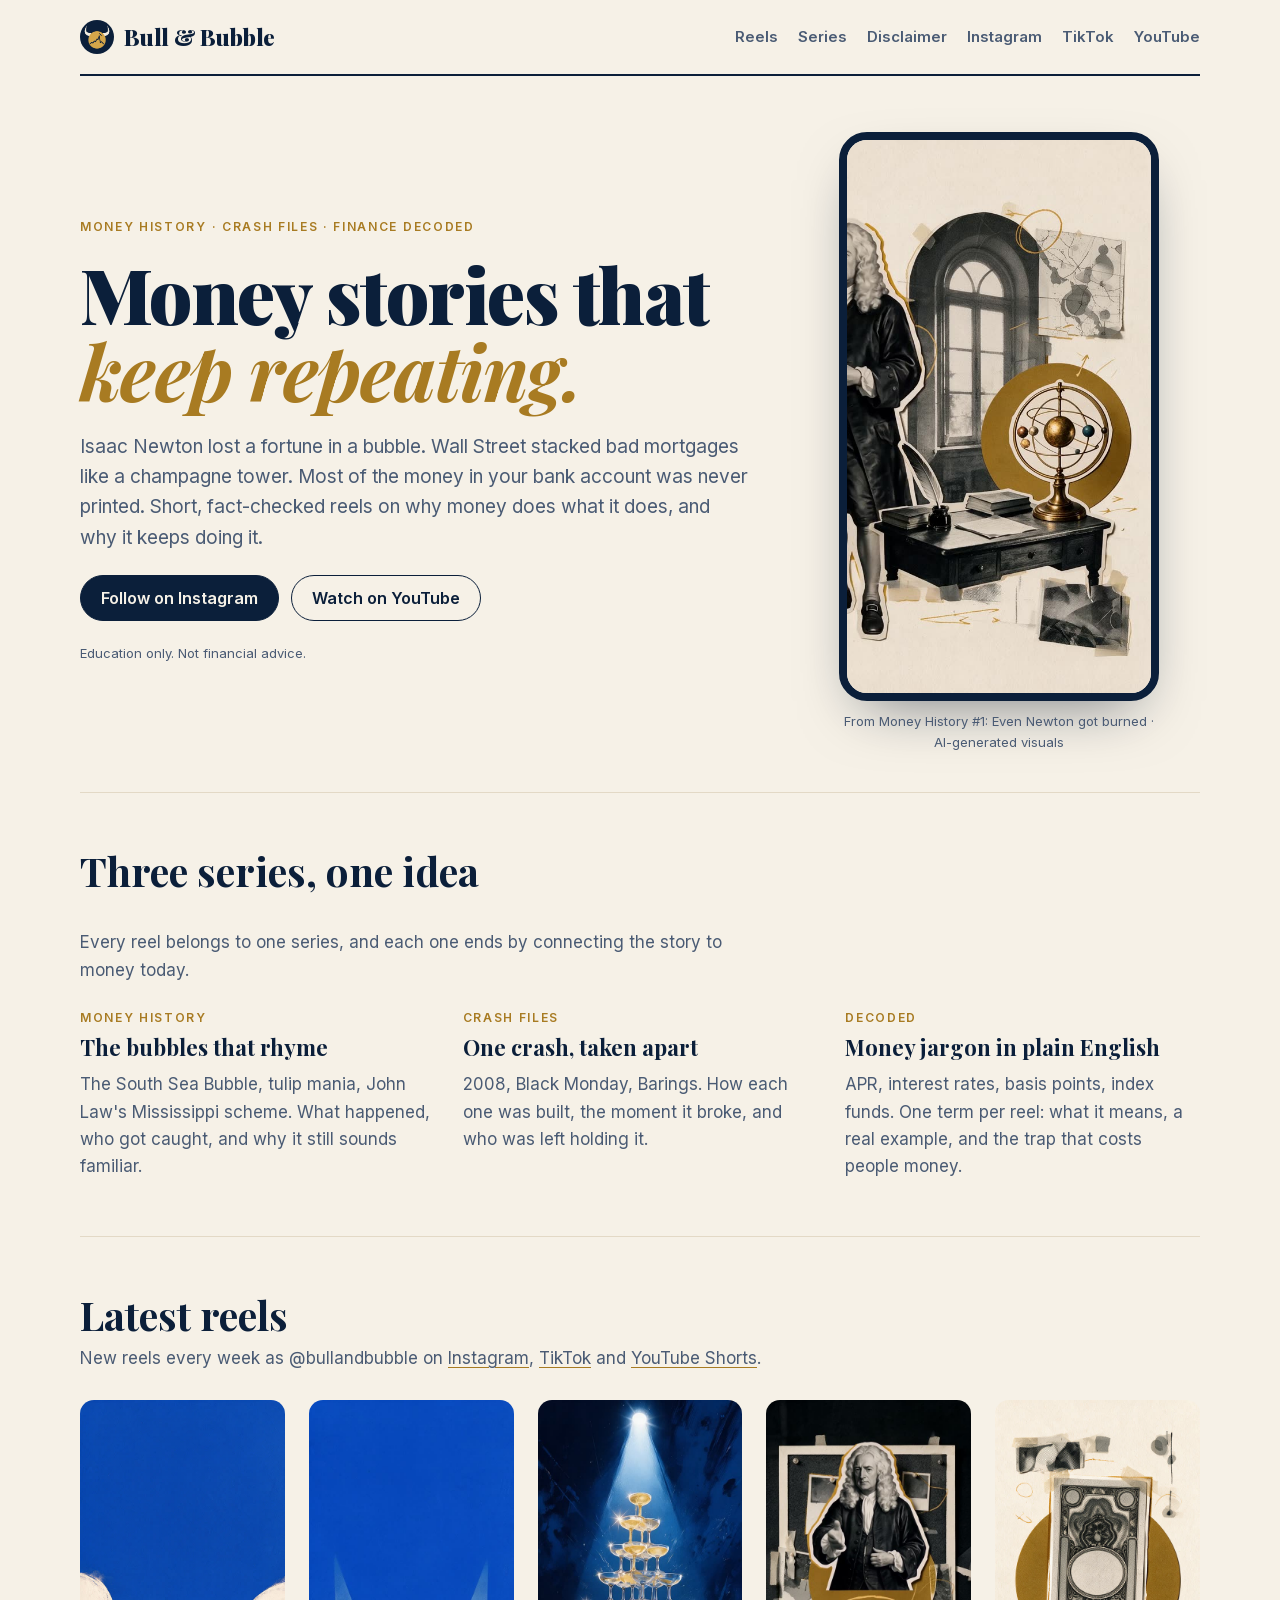
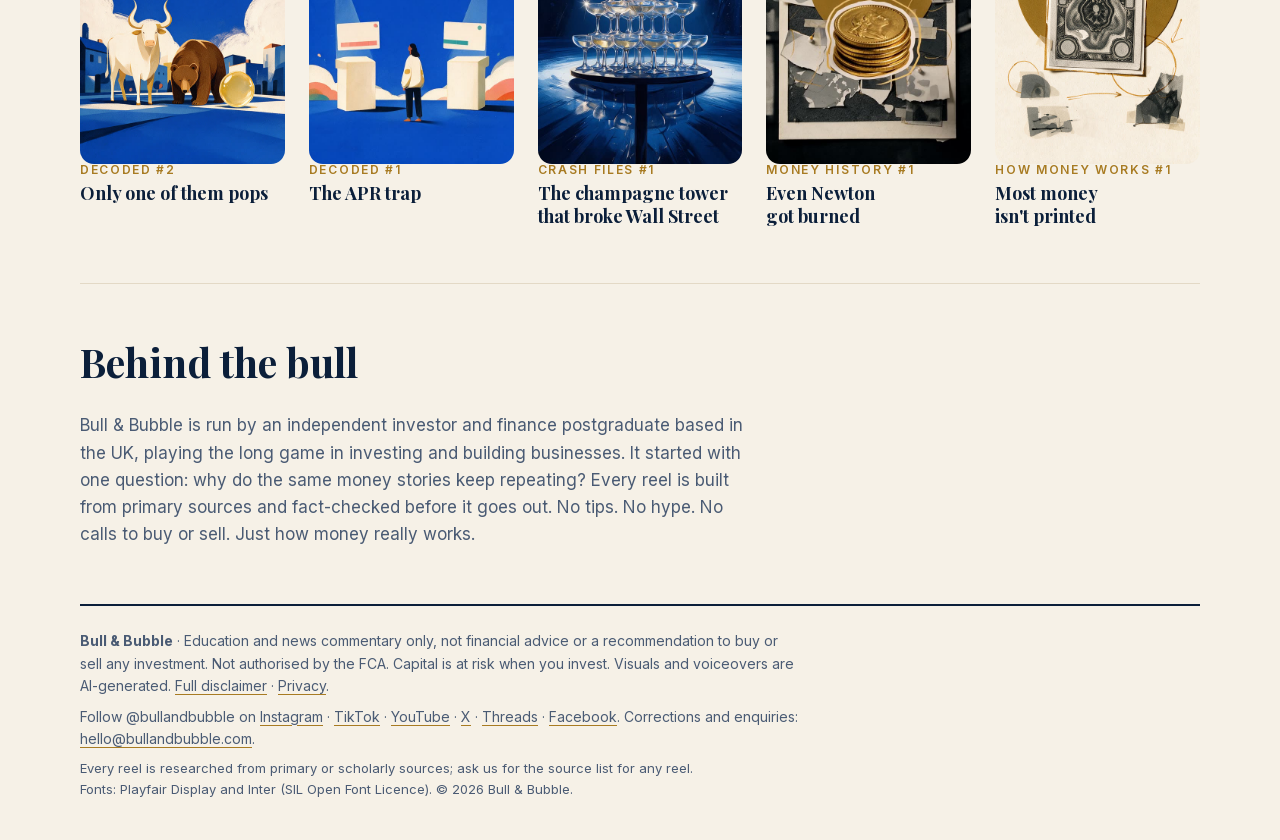
<file: index.html>
<!doctype html>
<html lang="en-GB">
<head>
<meta charset="utf-8">
<meta name="viewport" content="width=device-width, initial-scale=1">
<title>Bull &amp; Bubble</title>
<meta name="description" content="Short, fact-checked stories about money: the bubbles, crashes and ideas that keep repeating. Education, not advice.">
<meta property="og:title" content="Bull &amp; Bubble">
<meta property="og:description" content="Money stories that keep repeating. Short, fact-checked, UK-made.">
<meta property="og:image" content="https://bullandbubble.com/assets/og-image_1200x630.png">
<meta name="twitter:card" content="summary_large_image">
<meta property="og:url" content="https://bullandbubble.com/">
<link rel="canonical" href="https://bullandbubble.com/">
<link rel="stylesheet" href="assets/fonts.css">
<link rel="icon" type="image/png" sizes="32x32" href="assets/favicon-32.png">
<link rel="icon" type="image/png" sizes="64x64" href="assets/favicon-64.png">
<link rel="apple-touch-icon" href="assets/apple-touch-icon.png">
<link rel="stylesheet" href="assets/style.css">
<script type="application/ld+json">{"@context": "https://schema.org", "@type": "Organization", "name": "Bull & Bubble", "url": "https://bullandbubble.com/", "logo": "https://bullandbubble.com/assets/icon-512.png", "email": "hello@bullandbubble.com", "description": "Short, fact-checked reels about money history, market crashes and finance jargon. Education, not advice.", "sameAs": ["https://www.instagram.com/bullandbubble/", "https://www.tiktok.com/@bullandbubble", "https://www.youtube.com/@bullandbubble", "https://x.com/bullandbubble", "https://www.threads.com/@bullandbubble", "https://www.facebook.com/bullandbubble"]}</script>
</head>
<body>
<a class="skip" href="#main">Skip to content</a>
<header class="site">
  <a class="wordmark" href="./"><img src="assets/icon-512.png" width="34" height="34" alt="" class="wordmark-icon">Bull &amp; Bubble</a>
  <nav aria-label="Main">
    <a href="#reels">Reels</a>
    <a href="#series">Series</a>
    <a href="disclaimer.html">Disclaimer</a>
    <a href="https://www.instagram.com/bullandbubble/" rel="me noopener" target="_blank">Instagram</a>
    <a href="https://www.tiktok.com/@bullandbubble" rel="me noopener" target="_blank">TikTok</a>
    <a href="https://www.youtube.com/@bullandbubble" rel="me noopener" target="_blank">YouTube</a>
  </nav>
</header>

<main id="main">
  <section class="hero">
    <div class="hero-copy">
      <p class="eyebrow">Money history · Crash files · Finance decoded</p>
      <h1>Money stories that <em>keep repeating.</em></h1>
      <p class="lede">Isaac Newton lost a fortune in a bubble. Wall Street stacked bad mortgages like a champagne tower. Most of the money in your bank account was never printed. Short, fact-checked reels on why money does what it does, and why it keeps doing it.</p>
      <div class="cta-row">
        <a class="btn" href="https://www.instagram.com/bullandbubble/" rel="noopener" target="_blank">Follow on Instagram</a>
        <a class="btn ghost" href="https://www.youtube.com/@bullandbubble" rel="noopener" target="_blank">Watch on YouTube</a>
      </div>
      <p class="fine">Education only. Not financial advice.</p>
    </div>
    <figure class="phone" aria-label="Clip from Money History #1: Even Newton got burned">
      <video src="assets/hero-newton.mp4" poster="assets/hero-newton-poster.jpg" autoplay muted loop playsinline preload="metadata"></video>
      <figcaption>From Money History #1: Even Newton got burned · AI-generated visuals</figcaption>
    </figure>
  </section>

  <section id="series" class="band">
    <h2>Three series, one idea</h2>
    <p class="section-lede">Every reel belongs to one series, and each one ends by connecting the story to money today.</p>
    <div class="series">
      <article>
        <p class="tag">Money History</p>
        <h3>The bubbles that rhyme</h3>
        <p>The South Sea Bubble, tulip mania, John Law's Mississippi scheme. What happened, who got caught, and why it still sounds familiar.</p>
      </article>
      <article>
        <p class="tag">Crash Files</p>
        <h3>One crash, taken apart</h3>
        <p>2008, Black Monday, Barings. How each one was built, the moment it broke, and who was left holding it.</p>
      </article>
      <article>
        <p class="tag">Decoded</p>
        <h3>Money jargon in plain English</h3>
        <p>APR, interest rates, basis points, index funds. One term per reel: what it means, a real example, and the trap that costs people money.</p>
      </article>
    </div>
  </section>

  <section id="reels" class="band">
    <div class="band-head">
      <h2>Latest reels</h2>
      <p class="section-lede">New reels every week as @bullandbubble on <a href="https://www.instagram.com/bullandbubble/" rel="noopener" target="_blank">Instagram</a>, <a href="https://www.tiktok.com/@bullandbubble" rel="noopener" target="_blank">TikTok</a> and <a href="https://www.youtube.com/@bullandbubble" rel="noopener" target="_blank">YouTube Shorts</a>.</p>
    </div>
    <div class="reels" id="reel-grid">
      <!-- Filled from reels.json. This fallback shows if scripts are off. -->
      <article class="reel">
        <img src="assets/cover-newton.jpg" alt="Cover: Even Newton got burned" width="540" height="960" loading="lazy">
        <div><p class="tag">Money History #1</p><h3>Even Newton got burned</h3></div>
      </article>
    </div>
  </section>


  <section class="band about">
    <h2>Behind the bull</h2>
    <p>Bull &amp; Bubble is run by an independent investor and finance postgraduate based in the UK, playing the long game in investing and building businesses. It started with one question: why do the same money stories keep repeating? Every reel is built from primary sources and fact-checked before it goes out. No tips. No hype. No calls to buy or sell. Just how money really works.</p>
  </section>
</main>

<footer class="site">
  <p><strong>Bull &amp; Bubble</strong> · Education and news commentary only, not financial advice or a recommendation to buy or sell any investment. Not authorised by the FCA. Capital is at risk when you invest. Visuals and voiceovers are AI-generated. <a href="disclaimer.html">Full disclaimer</a> · <a href="privacy.html">Privacy</a>.</p>
  <p>Follow @bullandbubble on <a href="https://www.instagram.com/bullandbubble/" rel="me noopener" target="_blank">Instagram</a> · <a href="https://www.tiktok.com/@bullandbubble" rel="me noopener" target="_blank">TikTok</a> · <a href="https://www.youtube.com/@bullandbubble" rel="me noopener" target="_blank">YouTube</a> · <a href="https://x.com/bullandbubble" rel="me noopener" target="_blank">X</a> · <a href="https://www.threads.com/@bullandbubble" rel="me noopener" target="_blank">Threads</a> · <a href="https://www.facebook.com/bullandbubble" rel="me noopener" target="_blank">Facebook</a>. Corrections and enquiries: <a href="mailto:hello@bullandbubble.com">hello@bullandbubble.com</a>.</p>
  <p class="fine">Every reel is researched from primary or scholarly sources; ask us for the source list for any reel. Fonts: Playfair Display and Inter (SIL Open Font Licence). © 2026 Bull &amp; Bubble.</p>
</footer>
<script src="assets/app.js" defer></script>
</body>
</html>
</file>
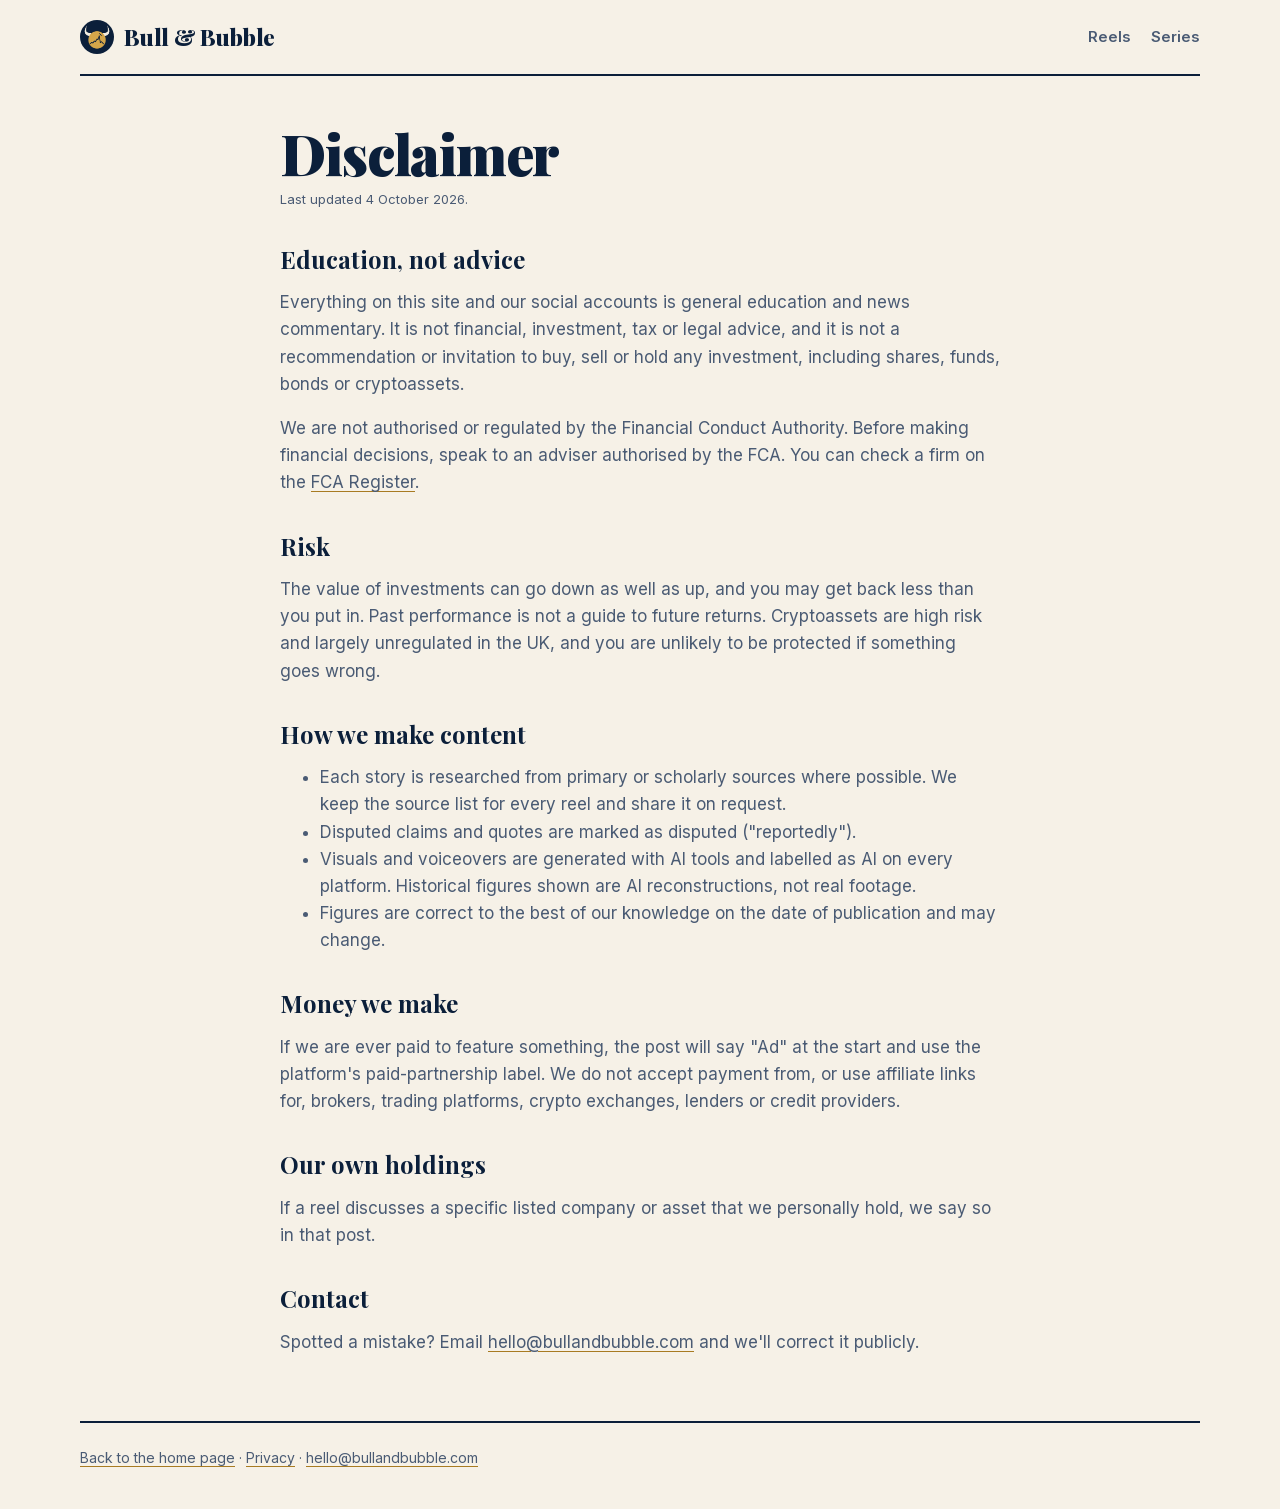
<file: disclaimer.html>
<!doctype html>
<html lang="en-GB">
<head>
<meta charset="utf-8">
<meta name="viewport" content="width=device-width, initial-scale=1">
<title>Disclaimer · Bull &amp; Bubble</title>
<link rel="stylesheet" href="assets/fonts.css">
<link rel="icon" type="image/png" sizes="32x32" href="assets/favicon-32.png">
<link rel="icon" type="image/png" sizes="64x64" href="assets/favicon-64.png">
<link rel="apple-touch-icon" href="assets/apple-touch-icon.png">
<link rel="stylesheet" href="assets/style.css">
</head>
<body>
<header class="site">
  <a class="wordmark" href="./"><img src="assets/icon-512.png" width="34" height="34" alt="" class="wordmark-icon">Bull &amp; Bubble</a>
  <nav aria-label="Main"><a href="./#reels">Reels</a><a href="./#series">Series</a></nav>
</header>
<main id="main" class="prose">
  <h1>Disclaimer</h1>
  <p class="fine">Last updated 4 October 2026.</p>

  <h2>Education, not advice</h2>
  <p>Everything on this site and our social accounts is general education and news commentary. It is not financial, investment, tax or legal advice, and it is not a recommendation or invitation to buy, sell or hold any investment, including shares, funds, bonds or cryptoassets.</p>
  <p>We are not authorised or regulated by the Financial Conduct Authority. Before making financial decisions, speak to an adviser authorised by the FCA. You can check a firm on the <a href="https://register.fca.org.uk/">FCA Register</a>.</p>

  <h2>Risk</h2>
  <p>The value of investments can go down as well as up, and you may get back less than you put in. Past performance is not a guide to future returns. Cryptoassets are high risk and largely unregulated in the UK, and you are unlikely to be protected if something goes wrong.</p>

  <h2>How we make content</h2>
  <ul>
    <li>Each story is researched from primary or scholarly sources where possible. We keep the source list for every reel and share it on request.</li>
    <li>Disputed claims and quotes are marked as disputed ("reportedly").</li>
    <li>Visuals and voiceovers are generated with AI tools and labelled as AI on every platform. Historical figures shown are AI reconstructions, not real footage.</li>
    <li>Figures are correct to the best of our knowledge on the date of publication and may change.</li>
  </ul>

  <h2>Money we make</h2>
  <p>If we are ever paid to feature something, the post will say "Ad" at the start and use the platform's paid-partnership label. We do not accept payment from, or use affiliate links for, brokers, trading platforms, crypto exchanges, lenders or credit providers.</p>

  <h2>Our own holdings</h2>
  <p>If a reel discusses a specific listed company or asset that we personally hold, we say so in that post.</p>

  <h2>Contact</h2>
  <p>Spotted a mistake? Email <a href="mailto:hello@bullandbubble.com">hello@bullandbubble.com</a> and we'll correct it publicly.</p>
</main>
<footer class="site"><p><a href="./">Back to the home page</a> · <a href="privacy.html">Privacy</a> · <a href="mailto:hello@bullandbubble.com">hello@bullandbubble.com</a></p></footer>
</body>
</html>
</file>
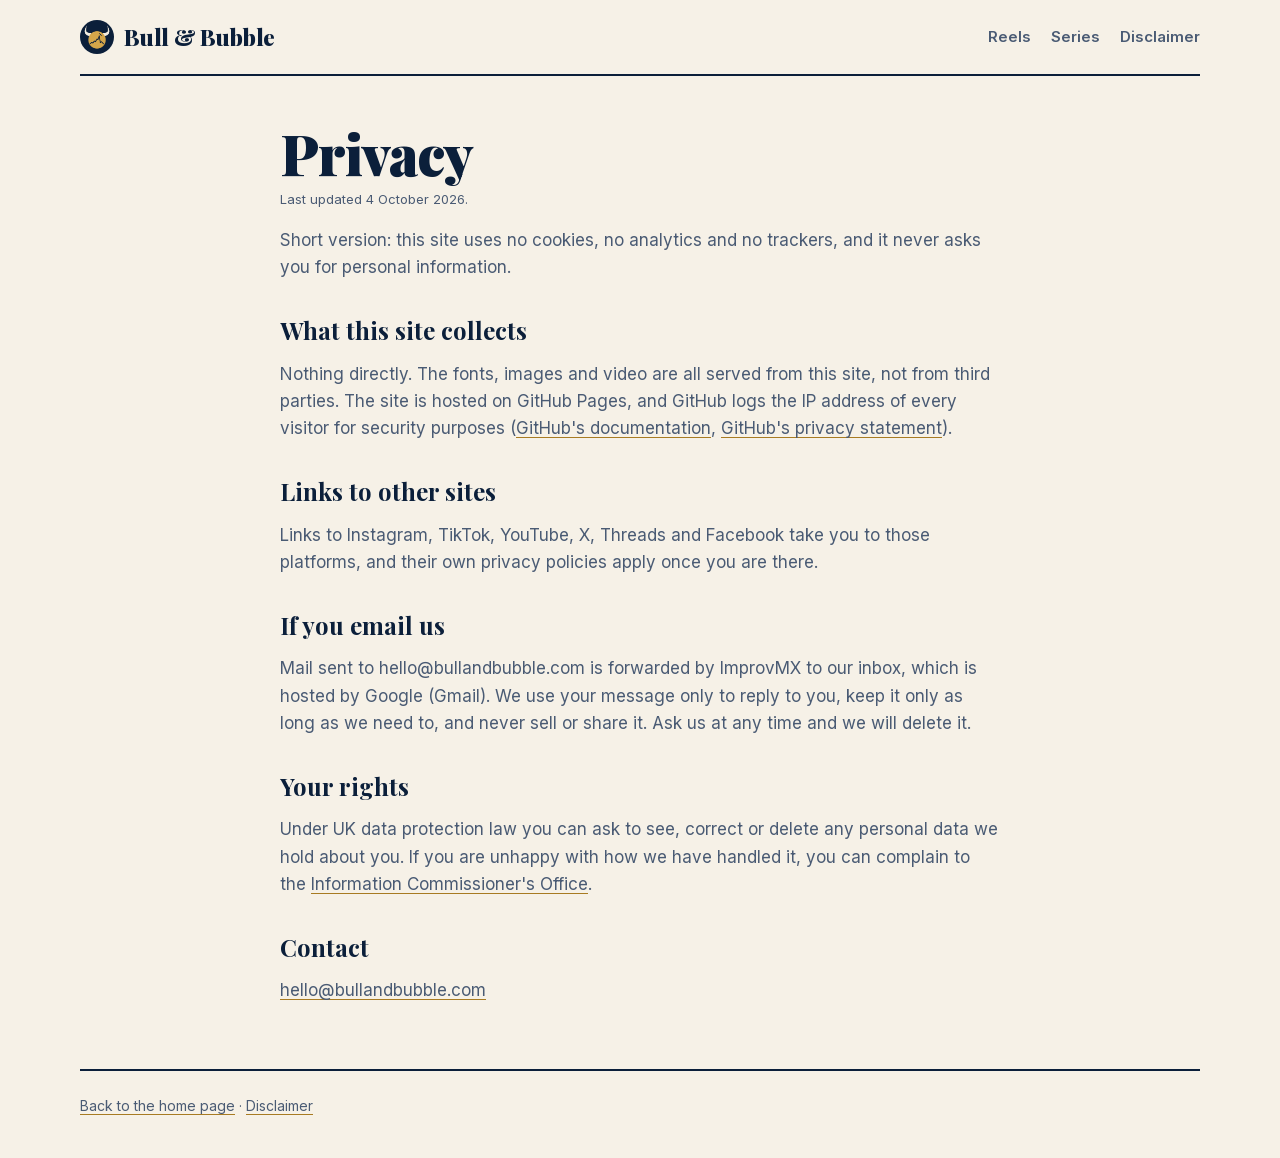
<file: privacy.html>
<!doctype html>
<html lang="en-GB">
<head>
<meta charset="utf-8">
<meta name="viewport" content="width=device-width, initial-scale=1">
<title>Privacy · Bull &amp; Bubble</title>
<link rel="stylesheet" href="assets/fonts.css">
<link rel="icon" type="image/png" sizes="32x32" href="assets/favicon-32.png">
<link rel="icon" type="image/png" sizes="64x64" href="assets/favicon-64.png">
<link rel="apple-touch-icon" href="assets/apple-touch-icon.png">
<link rel="stylesheet" href="assets/style.css">
<link rel="canonical" href="https://bullandbubble.com/privacy.html">
</head>
<body>
<header class="site">
  <a class="wordmark" href="./"><img src="assets/icon-512.png" width="34" height="34" alt="" class="wordmark-icon">Bull &amp; Bubble</a>
  <nav aria-label="Main"><a href="./#reels">Reels</a><a href="./#series">Series</a><a href="disclaimer.html">Disclaimer</a></nav>
</header>
<main id="main" class="prose">
  <h1>Privacy</h1>
  <p class="fine">Last updated 4 October 2026.</p>
  <p>Short version: this site uses no cookies, no analytics and no trackers, and it never asks you for personal information.</p>

  <h2>What this site collects</h2>
  <p>Nothing directly. The fonts, images and video are all served from this site, not from third parties. The site is hosted on GitHub Pages, and GitHub logs the IP address of every visitor for security purposes (<a href="https://docs.github.com/en/pages/getting-started-with-github-pages/what-is-github-pages">GitHub's documentation</a>, <a href="https://docs.github.com/en/site-policy/privacy-policies/github-general-privacy-statement">GitHub's privacy statement</a>).</p>

  <h2>Links to other sites</h2>
  <p>Links to Instagram, TikTok, YouTube, X, Threads and Facebook take you to those platforms, and their own privacy policies apply once you are there.</p>

  <h2>If you email us</h2>
  <p>Mail sent to hello@bullandbubble.com is forwarded by ImprovMX to our inbox, which is hosted by Google (Gmail). We use your message only to reply to you, keep it only as long as we need to, and never sell or share it. Ask us at any time and we will delete it.</p>

  <h2>Your rights</h2>
  <p>Under UK data protection law you can ask to see, correct or delete any personal data we hold about you. If you are unhappy with how we have handled it, you can complain to the <a href="https://ico.org.uk/make-a-complaint/">Information Commissioner's Office</a>.</p>

  <h2>Contact</h2>
  <p><a href="mailto:hello@bullandbubble.com">hello@bullandbubble.com</a></p>
</main>
<footer class="site"><p><a href="./">Back to the home page</a> · <a href="disclaimer.html">Disclaimer</a></p></footer>
</body>
</html>
</file>
<file: assets/fonts.css>
/* Self-hosted Google Fonts (SIL Open Font Licence): Playfair Display, Inter. Latin + Latin Extended only. */
/* latin-ext */
@font-face {
  font-family: 'Inter';
  font-style: normal;
  font-weight: 400;
  font-display: swap;
  src: url(fonts/Inter-normal-latin-ext-749a30.woff2) format('woff2');
  unicode-range: U+0100-02BA, U+02BD-02C5, U+02C7-02CC, U+02CE-02D7, U+02DD-02FF, U+0304, U+0308, U+0329, U+1D00-1DBF, U+1E00-1E9F, U+1EF2-1EFF, U+2020, U+20A0-20AB, U+20AD-20C0, U+2113, U+2C60-2C7F, U+A720-A7FF;
}
/* latin */
@font-face {
  font-family: 'Inter';
  font-style: normal;
  font-weight: 400;
  font-display: swap;
  src: url(fonts/Inter-normal-latin-1ab1ad.woff2) format('woff2');
  unicode-range: U+0000-00FF, U+0131, U+0152-0153, U+02BB-02BC, U+02C6, U+02DA, U+02DC, U+0304, U+0308, U+0329, U+2000-206F, U+20AC, U+2122, U+2191, U+2193, U+2212, U+2215, U+FEFF, U+FFFD;
}
/* latin-ext */
@font-face {
  font-family: 'Inter';
  font-style: normal;
  font-weight: 500;
  font-display: swap;
  src: url(fonts/Inter-normal-latin-ext-749a30.woff2) format('woff2');
  unicode-range: U+0100-02BA, U+02BD-02C5, U+02C7-02CC, U+02CE-02D7, U+02DD-02FF, U+0304, U+0308, U+0329, U+1D00-1DBF, U+1E00-1E9F, U+1EF2-1EFF, U+2020, U+20A0-20AB, U+20AD-20C0, U+2113, U+2C60-2C7F, U+A720-A7FF;
}
/* latin */
@font-face {
  font-family: 'Inter';
  font-style: normal;
  font-weight: 500;
  font-display: swap;
  src: url(fonts/Inter-normal-latin-1ab1ad.woff2) format('woff2');
  unicode-range: U+0000-00FF, U+0131, U+0152-0153, U+02BB-02BC, U+02C6, U+02DA, U+02DC, U+0304, U+0308, U+0329, U+2000-206F, U+20AC, U+2122, U+2191, U+2193, U+2212, U+2215, U+FEFF, U+FFFD;
}
/* latin-ext */
@font-face {
  font-family: 'Inter';
  font-style: normal;
  font-weight: 600;
  font-display: swap;
  src: url(fonts/Inter-normal-latin-ext-749a30.woff2) format('woff2');
  unicode-range: U+0100-02BA, U+02BD-02C5, U+02C7-02CC, U+02CE-02D7, U+02DD-02FF, U+0304, U+0308, U+0329, U+1D00-1DBF, U+1E00-1E9F, U+1EF2-1EFF, U+2020, U+20A0-20AB, U+20AD-20C0, U+2113, U+2C60-2C7F, U+A720-A7FF;
}
/* latin */
@font-face {
  font-family: 'Inter';
  font-style: normal;
  font-weight: 600;
  font-display: swap;
  src: url(fonts/Inter-normal-latin-1ab1ad.woff2) format('woff2');
  unicode-range: U+0000-00FF, U+0131, U+0152-0153, U+02BB-02BC, U+02C6, U+02DA, U+02DC, U+0304, U+0308, U+0329, U+2000-206F, U+20AC, U+2122, U+2191, U+2193, U+2212, U+2215, U+FEFF, U+FFFD;
}
/* latin-ext */
@font-face {
  font-family: 'Inter';
  font-style: normal;
  font-weight: 700;
  font-display: swap;
  src: url(fonts/Inter-normal-latin-ext-749a30.woff2) format('woff2');
  unicode-range: U+0100-02BA, U+02BD-02C5, U+02C7-02CC, U+02CE-02D7, U+02DD-02FF, U+0304, U+0308, U+0329, U+1D00-1DBF, U+1E00-1E9F, U+1EF2-1EFF, U+2020, U+20A0-20AB, U+20AD-20C0, U+2113, U+2C60-2C7F, U+A720-A7FF;
}
/* latin */
@font-face {
  font-family: 'Inter';
  font-style: normal;
  font-weight: 700;
  font-display: swap;
  src: url(fonts/Inter-normal-latin-1ab1ad.woff2) format('woff2');
  unicode-range: U+0000-00FF, U+0131, U+0152-0153, U+02BB-02BC, U+02C6, U+02DA, U+02DC, U+0304, U+0308, U+0329, U+2000-206F, U+20AC, U+2122, U+2191, U+2193, U+2212, U+2215, U+FEFF, U+FFFD;
}
/* latin-ext */
@font-face {
  font-family: 'Playfair Display';
  font-style: italic;
  font-weight: 700;
  font-display: swap;
  src: url(fonts/PlayfairDisplay-italic-latin-ext-f4c12e.woff2) format('woff2');
  unicode-range: U+0100-02BA, U+02BD-02C5, U+02C7-02CC, U+02CE-02D7, U+02DD-02FF, U+0304, U+0308, U+0329, U+1D00-1DBF, U+1E00-1E9F, U+1EF2-1EFF, U+2020, U+20A0-20AB, U+20AD-20C0, U+2113, U+2C60-2C7F, U+A720-A7FF;
}
/* latin */
@font-face {
  font-family: 'Playfair Display';
  font-style: italic;
  font-weight: 700;
  font-display: swap;
  src: url(fonts/PlayfairDisplay-italic-latin-d08b61.woff2) format('woff2');
  unicode-range: U+0000-00FF, U+0131, U+0152-0153, U+02BB-02BC, U+02C6, U+02DA, U+02DC, U+0304, U+0308, U+0329, U+2000-206F, U+20AC, U+2122, U+2191, U+2193, U+2212, U+2215, U+FEFF, U+FFFD;
}
/* latin-ext */
@font-face {
  font-family: 'Playfair Display';
  font-style: normal;
  font-weight: 700;
  font-display: swap;
  src: url(fonts/PlayfairDisplay-normal-latin-ext-f556cd.woff2) format('woff2');
  unicode-range: U+0100-02BA, U+02BD-02C5, U+02C7-02CC, U+02CE-02D7, U+02DD-02FF, U+0304, U+0308, U+0329, U+1D00-1DBF, U+1E00-1E9F, U+1EF2-1EFF, U+2020, U+20A0-20AB, U+20AD-20C0, U+2113, U+2C60-2C7F, U+A720-A7FF;
}
/* latin */
@font-face {
  font-family: 'Playfair Display';
  font-style: normal;
  font-weight: 700;
  font-display: swap;
  src: url(fonts/PlayfairDisplay-normal-latin-9deeae.woff2) format('woff2');
  unicode-range: U+0000-00FF, U+0131, U+0152-0153, U+02BB-02BC, U+02C6, U+02DA, U+02DC, U+0304, U+0308, U+0329, U+2000-206F, U+20AC, U+2122, U+2191, U+2193, U+2212, U+2215, U+FEFF, U+FFFD;
}
/* latin-ext */
@font-face {
  font-family: 'Playfair Display';
  font-style: normal;
  font-weight: 900;
  font-display: swap;
  src: url(fonts/PlayfairDisplay-normal-latin-ext-f556cd.woff2) format('woff2');
  unicode-range: U+0100-02BA, U+02BD-02C5, U+02C7-02CC, U+02CE-02D7, U+02DD-02FF, U+0304, U+0308, U+0329, U+1D00-1DBF, U+1E00-1E9F, U+1EF2-1EFF, U+2020, U+20A0-20AB, U+20AD-20C0, U+2113, U+2C60-2C7F, U+A720-A7FF;
}
/* latin */
@font-face {
  font-family: 'Playfair Display';
  font-style: normal;
  font-weight: 900;
  font-display: swap;
  src: url(fonts/PlayfairDisplay-normal-latin-9deeae.woff2) format('woff2');
  unicode-range: U+0000-00FF, U+0131, U+0152-0153, U+02BB-02BC, U+02C6, U+02DA, U+02DC, U+0304, U+0308, U+0329, U+2000-206F, U+20AC, U+2122, U+2191, U+2193, U+2212, U+2215, U+FEFF, U+FFFD;
}
</file>
<file: assets/style.css>
/* Bull & Bubble — site styles.
   Brand: navy ledger ink, gold for money and emphasis, cream paper. Matches mdh_reels/brand.py. */
:root {
  --paper: #F6F1E7;
  --surface: #FFFDF8;
  --ink: #0B1F3A;
  --ink-2: #4A5B74;
  --line: #E3D9C6;
  --gold: #A87B22;
  --gold-bright: #D4A64A;
  --navy: #0B1F3A;
  --cream: #F4EDE0;
  --display: "Playfair Display", Georgia, "Times New Roman", serif;
  --body: "Inter", system-ui, -apple-system, "Segoe UI", sans-serif;
  --measure: 62ch;
}
@media (prefers-color-scheme: dark) {
  :root { --paper: #07152A; --surface: #0D2242; --ink: #F4EDE0; --ink-2: #9FB0C8; --line: #1C3558; --gold: #D4A64A; color-scheme: dark; }
}
* { box-sizing: border-box; }
html { scroll-behavior: smooth; }
body { margin: 0; background: var(--paper); color: var(--ink); font: 17px/1.6 var(--body); padding-inline: 20px; }
img, video { max-width: 100%; display: block; }
a { color: inherit; text-decoration-color: var(--gold); text-underline-offset: 3px; }
a:focus-visible, button:focus-visible, input:focus-visible { outline: 2px solid var(--gold); outline-offset: 3px; }
.skip { position: absolute; left: -999px; }
.skip:focus { left: 20px; top: 12px; background: var(--ink); color: var(--paper); padding: 8px 12px; }

header.site, footer.site, main { max-width: 1120px; margin-inline: auto; }
header.site { display: flex; flex-wrap: wrap; justify-content: space-between; align-items: center; gap: 12px 24px; padding-block: 20px; border-bottom: 2px solid var(--ink); }
.wordmark { font: 900 22px/1 var(--display); text-decoration: none; letter-spacing: -.01em; }
.wordmark { display: inline-flex; align-items: center; gap: 10px; }
.wordmark-icon { border-radius: 50%; flex: none; }
header.site nav { display: flex; flex-wrap: wrap; gap: 6px 20px; font-size: 15px; font-weight: 600; }
header.site nav a { text-decoration: none; color: var(--ink-2); }
header.site nav a:hover { color: var(--ink); }

h1, h2, h3 { text-wrap: balance; margin: 0; }
h1 { font: 900 clamp(40px, 7vw, 76px)/1.02 var(--display); letter-spacing: -.02em; }
h1 em { font-style: italic; color: var(--gold); }
h2 { font: 700 clamp(28px, 4vw, 40px)/1.1 var(--display); }
h3 { font: 700 22px/1.25 var(--display); }
.eyebrow, .tag { font: 600 12px/1 var(--body); letter-spacing: .14em; text-transform: uppercase; color: var(--gold); margin: 0; }
.lede { font-size: 19px; color: var(--ink-2); max-width: var(--measure); margin: 0; }
.section-lede { color: var(--ink-2); max-width: var(--measure); margin: 8px 0 0; }
.fine { font-size: 13px; color: var(--ink-2); margin: 0; }

.hero { display: grid; grid-template-columns: minmax(0, 1.25fr) minmax(0, .75fr); gap: 48px; align-items: center; padding-block: 56px 40px; }
.hero-copy { display: flex; flex-direction: column; gap: 22px; min-width: 0; }
.cta-row { display: flex; flex-wrap: wrap; gap: 12px; }
.btn { display: inline-flex; align-items: center; justify-content: center; padding: 12px 20px; border-radius: 999px; background: var(--ink); color: var(--paper); font: 600 16px var(--body); text-decoration: none; border: 1px solid var(--ink); cursor: pointer; }
.btn.ghost { background: transparent; color: var(--ink); }
.btn:hover { filter: brightness(1.1); }
.phone { margin: 0; justify-self: center; width: min(320px, 100%); display: flex; flex-direction: column; gap: 10px; }
.phone video { width: 100%; aspect-ratio: 9 / 16; object-fit: cover; border-radius: 28px; border: 8px solid var(--navy); box-shadow: 0 24px 60px -24px rgba(7, 21, 42, .55); background: var(--navy); }
.phone figcaption { font-size: 13px; color: var(--ink-2); text-align: center; }

.band { padding-block: 56px; border-top: 1px solid var(--line); display: flex; flex-direction: column; gap: 28px; }
.series { display: grid; grid-template-columns: repeat(3, minmax(0, 1fr)); gap: 28px; }
.series article { display: flex; flex-direction: column; gap: 10px; min-width: 0; }
.series article p:last-child { color: var(--ink-2); margin: 0; }
.reels { display: grid; grid-template-columns: repeat(auto-fill, minmax(200px, 1fr)); gap: 24px; }
.reel { display: flex; flex-direction: column; gap: 12px; min-width: 0; }
.reel img { width: 100%; height: auto; aspect-ratio: 9 / 16; object-fit: cover; border-radius: 14px; background: var(--navy); }
.reel h3 { font-size: 18px; margin-top: 6px; }
.reel a { text-decoration: none; }
.reel .soon { font-size: 13px; color: var(--ink-2); }

.signup { display: grid; grid-template-columns: minmax(0, 1fr) minmax(0, 1fr); gap: 32px; align-items: end; }
.signup-form { display: flex; flex-direction: column; gap: 8px; }
.signup-form label { font-weight: 600; font-size: 14px; }
.field-row { display: flex; gap: 10px; flex-wrap: wrap; }
.field-row input { flex: 1 1 220px; min-width: 0; font: 16px var(--body); padding: 12px 16px; border-radius: 999px; border: 1px solid var(--line); background: var(--surface); color: var(--ink); }
.form-msg { min-height: 1.5em; font-size: 14px; color: var(--ink-2); margin: 0; }
.about p { max-width: var(--measure); color: var(--ink-2); margin: 0; }

footer.site { border-top: 2px solid var(--ink); padding-block: 24px 40px; display: flex; flex-direction: column; gap: 8px; font-size: 14px; color: var(--ink-2); }
footer.site p { margin: 0; max-width: 80ch; }

.prose { max-width: 720px; padding-block: 48px; }
.prose h1 { font-size: clamp(36px, 6vw, 56px); margin-bottom: 8px; }
.prose h2 { font-size: 24px; margin-top: 36px; margin-bottom: 8px; }
.prose p, .prose li { color: var(--ink-2); }

@media (max-width: 820px) {
  .hero { grid-template-columns: 1fr; padding-block: 36px 24px; }
  .series, .signup { grid-template-columns: 1fr; }
}
@media (prefers-reduced-motion: reduce) { html { scroll-behavior: auto; } }
@media (max-width: 520px) { .reels { grid-template-columns: repeat(2, minmax(0, 1fr)); gap: 16px; } .reel h3 { font-size: 16px; } }
</file>
